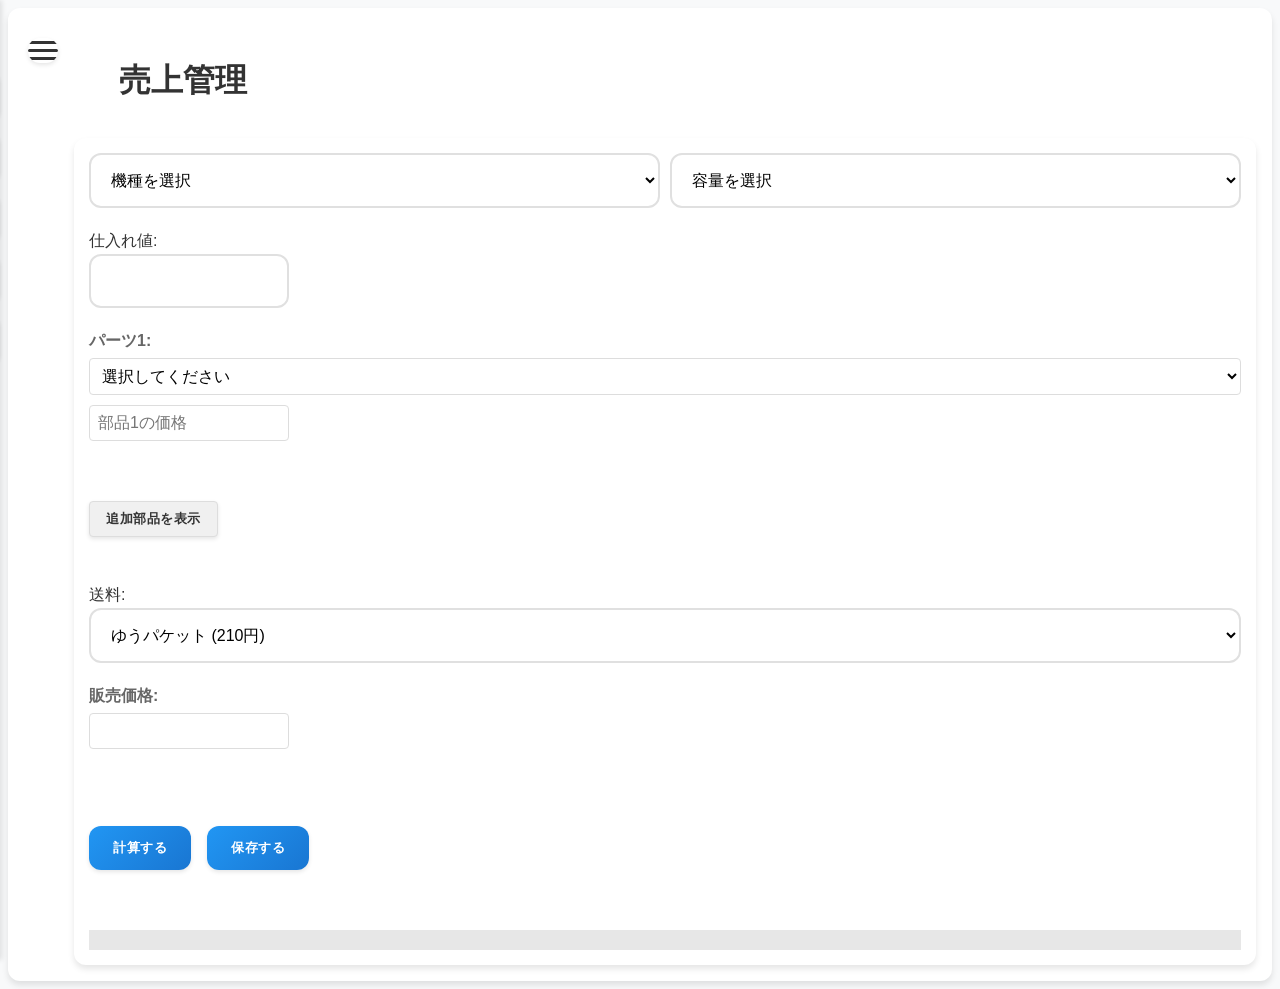
<file: index.html>
<!DOCTYPE html>
<html lang="ja">
<head>
    <meta charset="UTF-8">
    <meta name="viewport" content="width=device-width, initial-scale=1.0">
    <title>売上管理</title>
    <link rel="stylesheet" href="styles.css">
</head>
<body>
    <div class="container">
        <h1>売上管理</h1>
        
        <!-- ハンバーガーメニューボタン -->
        <button class="hamburger-menu">
            <span></span>
            <span></span>
            <span></span>
        </button>

        <!-- オーバーレイ -->
        <div class="overlay"></div>

        <!-- ナビゲーションメニュー -->
        <nav class="nav-menu">
            <button class="nav-button active" data-tab="calculatorTab">計算</button>
            <button class="nav-button" data-tab="listingTab">出品</button>
            <button class="nav-button" data-tab="inventoryTab">在庫管理</button>
            <button class="nav-button" data-tab="statsTab">統計</button>
            <button class="nav-button" data-tab="historyTab">履歴</button>
        </nav>

        <div id="calculatorTab" class="tab-content active">
            <form id="salesForm">
                <div class="product-selection">
                    <select id="productName" required>
                        <option value="">機種を選択</option>
                        <option value="iPhone6s">iPhone6s</option>
                        <option value="iPhone6sPlus">iPhone6sPlus</option>
                        <option value="iPhone7">iPhone7</option>
                        <option value="iPhone7Plus">iPhone7Plus</option>
                        <option value="iPhone8">iPhone8</option>
                        <option value="iPhone8Plus">iPhone8Plus</option>
                        <option value="iPhoneX">iPhoneX</option>
                        <option value="iPhoneXS">iPhoneXS</option>
                        <option value="iPhoneXSMax">iPhoneXSMax</option>
                        <option value="iPhoneXR">iPhoneXR</option>
                        <option value="iPhone11">iPhone11</option>
                        <option value="iPhone11Pro">iPhone11Pro</option>
                        <option value="iPhone11ProMax">iPhone11ProMax</option>
                        <option value="iPhone12">iPhone12</option>
                        <option value="iPhone12Mini">iPhone12Mini</option>
                        <option value="iPhone12Pro">iPhone12Pro</option>
                        <option value="iPhone12ProMax">iPhone12ProMax</option>
                        <option value="iPhoneSE2">iPhoneSE2</option>
                    </select>

                    <select id="storage" required>
                        <option value="">容量を選択</option>
                        <option value="16">16GB</option>
                        <option value="32">32GB</option>
                        <option value="64">64GB</option>
                        <option value="128">128GB</option>
                        <option value="256">256GB</option>
                        <option value="512">512GB</option>
                    </select>
                </div>

                <label for="purchasePrice">仕入れ値:</label>
                <input type="number" id="purchasePrice" required>

                <div class="form-group">
                    <label for="partsName1">パーツ1:</label>
                    <select id="partsName1">
                        <option value="">選択してください</option>
                        <option value="lcd">液晶パネル</option>
                        <option value="battery">バッテリー</option>
                        <option value="batteryTag">バッテリータブ</option>
                        <option value="homeButton">ホームボタン</option>
                    </select>
                    <input type="number" id="partsCost1" placeholder="部品1の価格" readonly>
                </div>

                <div class="parts-toggle">
                    <button type="button" id="toggleParts" class="toggle-button">追加部品を表示</button>
                </div>

                <div id="additionalParts" class="hidden">
                    <div class="form-group">
                        <label for="partsName2">パーツ2:</label>
                        <select id="partsName2">
                            <option value="">選択してください</option>
                            <option value="lcd">液晶パネル</option>
                            <option value="battery">バッテリー</option>
                            <option value="batteryTag">バッテリータブ</option>
                            <option value="homeButton">ホームボタン</option>
                        </select>
                        <input type="number" id="partsCost2" placeholder="部品2の価格" readonly>
                    </div>

                    <div class="form-group">
                        <label for="partsName3">パーツ3:</label>
                        <select id="partsName3">
                            <option value="">選択してください</option>
                            <option value="lcd">液晶パネル</option>
                            <option value="battery">バッテリー</option>
                            <option value="batteryTag">バッテリータブ</option>
                            <option value="homeButton">ホームボタン</option>
                        </select>
                        <input type="number" id="partsCost3" placeholder="部品3の価格" readonly>
                    </div>
                </div>

                <label for="shippingCost">送料:</label>
                <select id="shippingCost" required>
                    <option value="210">ゆうパケット (210円)</option>
                    <option value="450">コンパクト (450円)</option>
                    <option value="520">宅急便 (520円)</option>
                </select>

                <div class="form-group">
                    <label for="sellingPrice">販売価格:</label>
                    <input type="number" id="sellingPrice" required>
                </div>

                <div class="button-group">
                    <button type="button" id="calculateButton" class="full-width-button">計算する</button>
                    <button type="button" id="saveButton" class="full-width-button">保存する</button>
                </div>
            </form>

            <div id="result"></div>
        </div>

        <div id="listingTab" class="tab-content">
            <h2>出品情報生成</h2>
            <form id="listingForm">
                <div class="form-group">
                    <label for="listingProductName">商品名:</label>
                    <select id="listingProductName" required>
                        <option value="iPhone6s">iPhone6s</option>
                        <option value="iPhone6sPlus">iPhone6sPlus</option>
                        <option value="iPhone7">iPhone7</option>
                        <option value="iPhone7Plus">iPhone7Plus</option>
                        <option value="iPhone8">iPhone8</option>
                        <option value="iPhone8Plus">iPhone8Plus</option>
                        <option value="iPhoneX">iPhoneX</option>
                        <option value="iPhoneXS">iPhoneXS</option>
                        <option value="iPhoneXSMax">iPhoneXSMax</option>
                        <option value="iPhoneXR">iPhoneXR</option>
                        <option value="iPhone11">iPhone11</option>
                        <option value="iPhone11Pro">iPhone11Pro</option>
                        <option value="iPhone11ProMax">iPhone11ProMax</option>
                        <option value="iPhone12">iPhone12</option>
                        <option value="iPhone12Mini">iPhone12Mini</option>
                        <option value="iPhone12Pro">iPhone12Pro</option>
                        <option value="iPhone12ProMax">iPhone12ProMax</option>
                        <option value="iPhoneSE2">iPhoneSE2</option>
                    </select>
                </div>

                <div class="form-group">
                    <label for="listingStorage">容量:</label>
                    <select id="listingStorage" required>
                        <option value="16">16GB</option>
                        <option value="32">32GB</option>
                        <option value="64">64GB</option>
                        <option value="128">128GB</option>
                        <option value="256">256GB</option>
                        <option value="512">512GB</option>
                    </select>
                </div>

                <div class="form-group">
                    <label for="color">カラー:</label>
                    <select id="color" required>
                        <option value="ブラック">ブラック</option>
                        <option value="ホワイト">ホワイト</option>
                        <option value="シルバー">シルバー</option>
                        <option value="ゴールド">ゴールド</option>
                        <option value="ローズゴールド">ローズゴールド</option>
                        <option value="レッド">レッド</option>
                        <option value="パープル">パープル</option>
                        <option value="イエロー">イエロー</option>
                        <option value="グリーン">グリーン</option>
                        <option value="ブルー">ブルー</option>
                    </select>
                </div>

                <div class="form-group">
                    <label for="imei">IMEI:</label>
                    <input type="text" id="imei" placeholder="35 730809 261977 0">
                </div>

                <div class="form-group">
                    <label for="rank">ランク:</label>
                    <select id="rank" required>
                        <option value="SS">SS</option>
                        <option value="S">S</option>
                        <option value="A">A</option>
                        <option value="B">B</option>
                        <option value="C">C</option>
                    </select>
                </div>

                <div class="condition-group">
                    <h3>商品状態</h3>
                    <div class="form-group">
                        <label for="screenCondition">画面:</label>
                        <select id="screenCondition" required>
                            <option value="SS">SS - 新品交換済み</option>
                            <option value="S">S - 傷なし</option>
                            <option value="A">A - 軽微な傷</option>
                            <option value="B">B - 小傷あり</option>
                            <option value="C">C - 傷多め</option>
                        </select>
                    </div>

                    <div class="form-group">
                        <label for="backCondition">背面:</label>
                        <select id="backCondition" required>
                            <option value="S">S - 傷なし</option>
                            <option value="A">A - 軽微な傷</option>
                            <option value="B">B - 小傷あり</option>
                            <option value="C">C - 傷多め</option>
                        </select>
                    </div>

                    <div class="form-group">
                        <label for="sideCondition">側面:</label>
                        <select id="sideCondition" required>
                            <option value="S">S - 傷なし</option>
                            <option value="A">A - 軽微な傷</option>
                            <option value="B">B - 小傷あり</option>
                            <option value="C">C - 傷多め</option>
                        </select>
                    </div>

                    <div class="form-group">
                        <label for="topCondition">上面:</label>
                        <select id="topCondition" required>
                            <option value="S">S - 傷なし</option>
                            <option value="A">A - 軽微な傷</option>
                            <option value="B">B - 小傷あり</option>
                            <option value="C">C - 傷多め</option>
                        </select>
                    </div>

                    <div class="form-group">
                        <label for="bottomCondition">底面:</label>
                        <select id="bottomCondition" required>
                            <option value="S">S - 傷なし</option>
                            <option value="A">A - 軽微な傷</option>
                            <option value="B">B - 小傷あり</option>
                            <option value="C">C - 傷多め</option>
                        </select>
                    </div>
                </div>

                <div class="button-group">
                    <button type="button" id="generateContent" class="generate-button">タイトル商品説明を生成</button>
                </div>
            </form>

            <div class="preview-section">
                <h3>タイトルプレビュー</h3>
                <div class="preview-container">
                    <div id="titlePreview" class="preview-box"></div>
                    <button class="copy-button" onclick="copyToClipboard('titlePreview')">コピー</button>
                </div>
                
                <h3>商品説明プレビュー</h3>
                <div class="preview-container">
                    <div id="descriptionPreview" class="preview-box"></div>
                    <button class="copy-button" onclick="copyToClipboard('descriptionPreview')">コピー</button>
                </div>
            </div>
        </div>

        <div id="inventoryTab" class="tab-content">
            <div class="inventory-header">
                <h2>在庫管理</h2>
                <button id="addInventoryItem" class="add-button">新規追加</button>
            </div>
            
            <div class="inventory-table-container">
                <table id="inventoryTable" class="inventory-table">
                    <thead>
                        <tr>
                            <th>端末</th>
                            <th>容量</th>
                            <th>仕入れ値</th>
                            <th>必要パーツ</th>
                            <th>パーツ価格</th>
                            <th>発注状況</th>
                            <th>販売価格</th>
                            <th>備考</th>
                            <th>操作</th>
                        </tr>
                    </thead>
                    <tbody id="inventoryTableBody">
                        <!-- JavaScriptで動的に追加 -->
                    </tbody>
                </table>
            </div>
        </div>

        <div id="statsTab" class="tab-content">
            <div class="stats-controls">
                <select id="statsMonth">
                    <option value="1">1月</option>
                    <option value="2">2月</option>
                    <option value="3">3月</option>
                    <option value="4">4月</option>
                    <option value="5">5月</option>
                    <option value="6">6月</option>
                    <option value="7">7月</option>
                    <option value="8">8月</option>
                    <option value="9">9月</option>
                    <option value="10">10月</option>
                    <option value="11">11月</option>
                    <option value="12">12月</option>
                </select>
            </div>
            <div id="statsContainer">
                <div class="stats-summary">
                    <div class="stats-item">
                        <h4>仕入れ額</h4>
                        <p id="totalPurchase">0円</p>
                    </div>
                    <div class="stats-item">
                        <h4>総販売額</h4>
                        <p id="totalSales">0円</p>
                    </div>
                    <div class="stats-item">
                        <h4>総利益</h4>
                        <p id="totalProfit">0円</p>
                    </div>
                    <div class="stats-item">
                        <h4>平均利益率</h4>
                        <p id="averageMargin">0%</p>
                    </div>
                </div>
                <div id="deviceList" class="device-list">
                    <!-- 端末別の集計がここに表示されます -->
                </div>
            </div>
        </div>

        <div id="historyTab" class="tab-content">
            <div class="history-header">
                <h3>取引履歴</h3>
                <div class="controls-container">
                    <div class="month-selector">
                        <select id="historyMonth" onchange="updateResultsList()">
                            <option value="1">1月</option>
                            <option value="2">2月</option>
                            <option value="3">3月</option>
                            <option value="4">4月</option>
                            <option value="5">5月</option>
                            <option value="6">6月</option>
                            <option value="7">7月</option>
                            <option value="8">8月</option>
                            <option value="9">9月</option>
                            <option value="10">10月</option>
                            <option value="11">11月</option>
                            <option value="12">12月</option>
                        </select>
                    </div>
                </div>
            </div>
            
            <div class="data-transfer-buttons">
                <button onclick="exportData()" class="export-button">データエクスポート</button>
                <button onclick="document.getElementById('importFile').click()" class="import-button">データインポート</button>
                <input type="file" id="importFile" accept=".json" style="display: none;" onchange="importData(this.files[0])">
            </div>

            <div id="resultsList" class="results-list">
                <!-- 履歴データがここに表示されます -->
            </div>
        </div>
    </div>

    <!-- モーダルウィンドウ -->
    <div id="editModal" class="modal">
        <div class="modal-content">
            <span class="close">&times;</span>
            <h2>データ編集</h2>
            <form id="editForm">
                <input type="hidden" id="editId">
                <select id="editProductName" required>
                    <!-- 同じ機種オプション -->
                </select>
                <select id="editStorage" required>
                    <!-- 同じ容量オプション -->
                </select>
                <input type="text" id="editPartsName1" placeholder="部品1">
                <input type="text" id="editPartsName2" placeholder="部品2">
                <input type="text" id="editPartsName3" placeholder="部品3">
                <input type="number" id="editPurchasePrice" placeholder="仕入れ値" required>
                <input type="number" id="editSellingPrice" placeholder="販売価格" required>
                <input type="number" id="editShippingCost" placeholder="送料" required>
                <button type="submit">更新</button>
            </form>
        </div>
    </div>

    <script src="inventory-script.js"></script>
    <script src="listing-script.js"></script>
    <script src="stats-script.js"></script>
    <script src="script.js"></script>
</body>
</html>
</file>
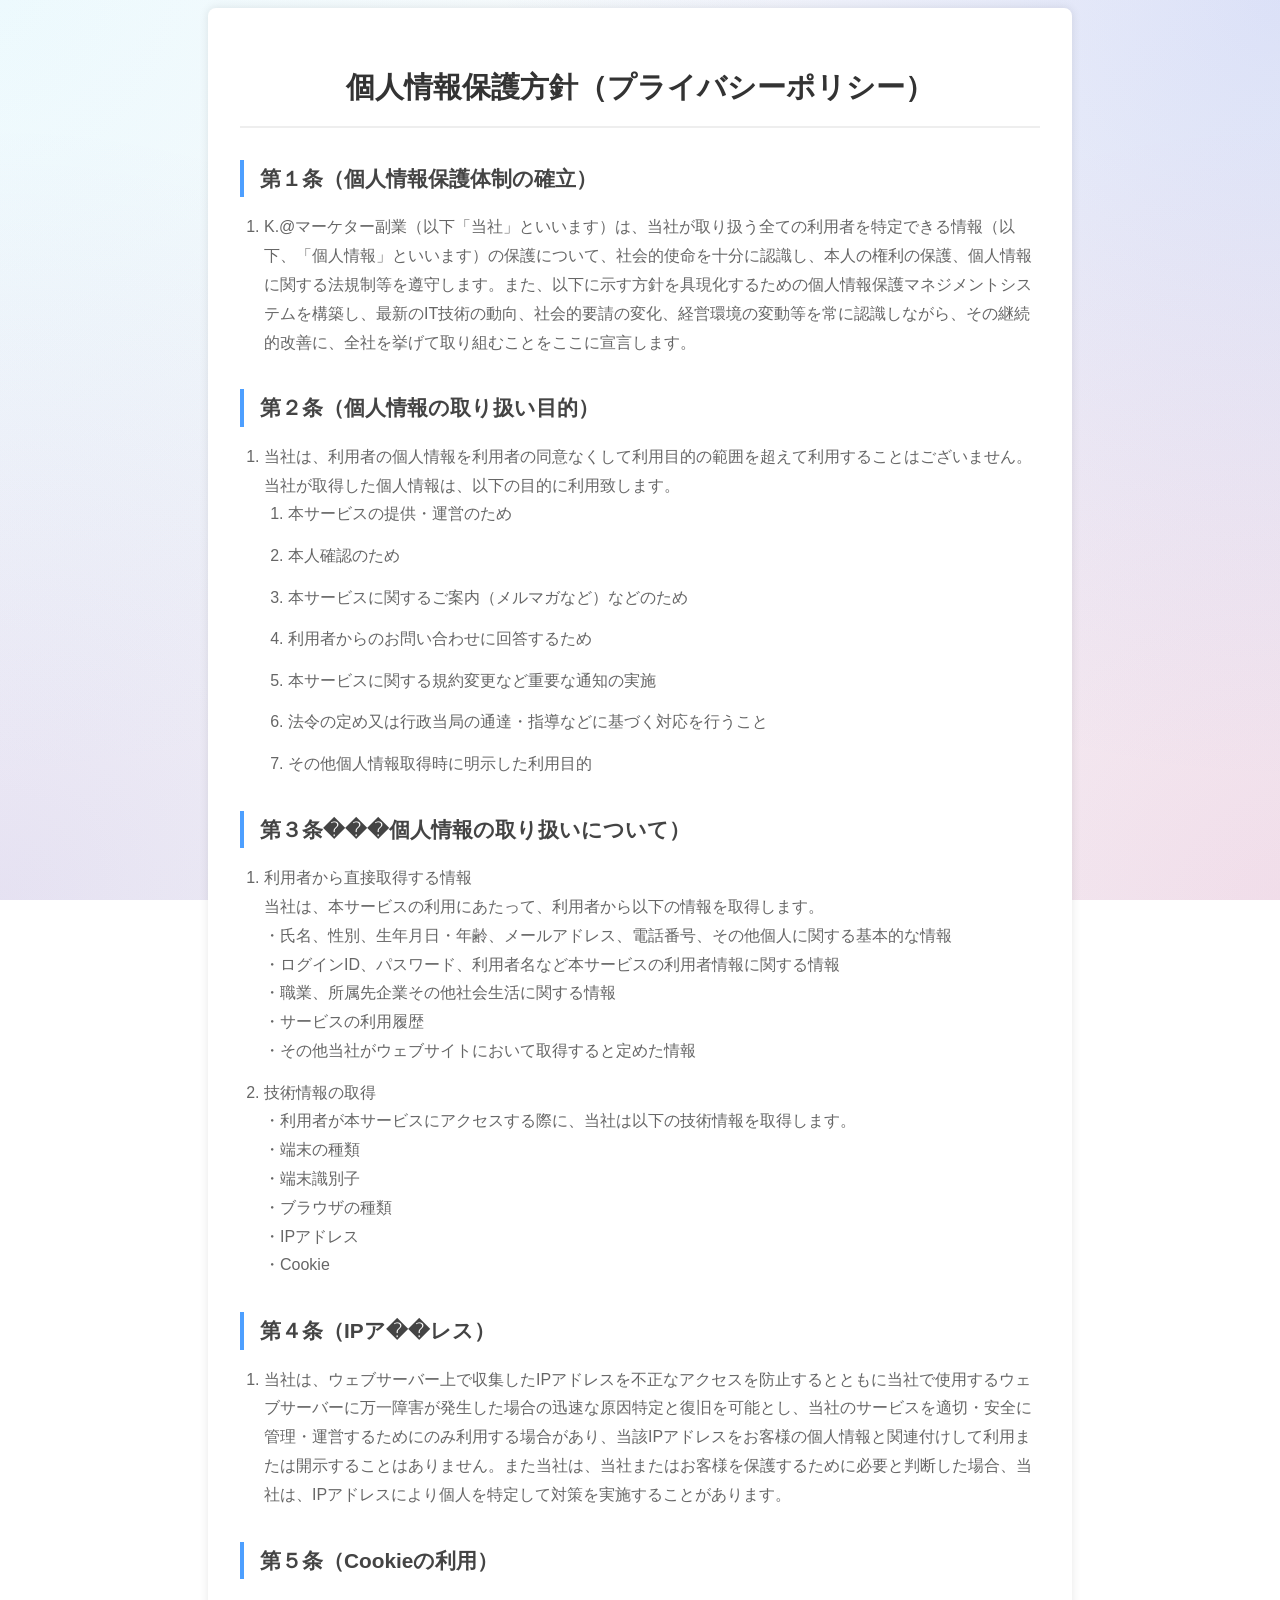
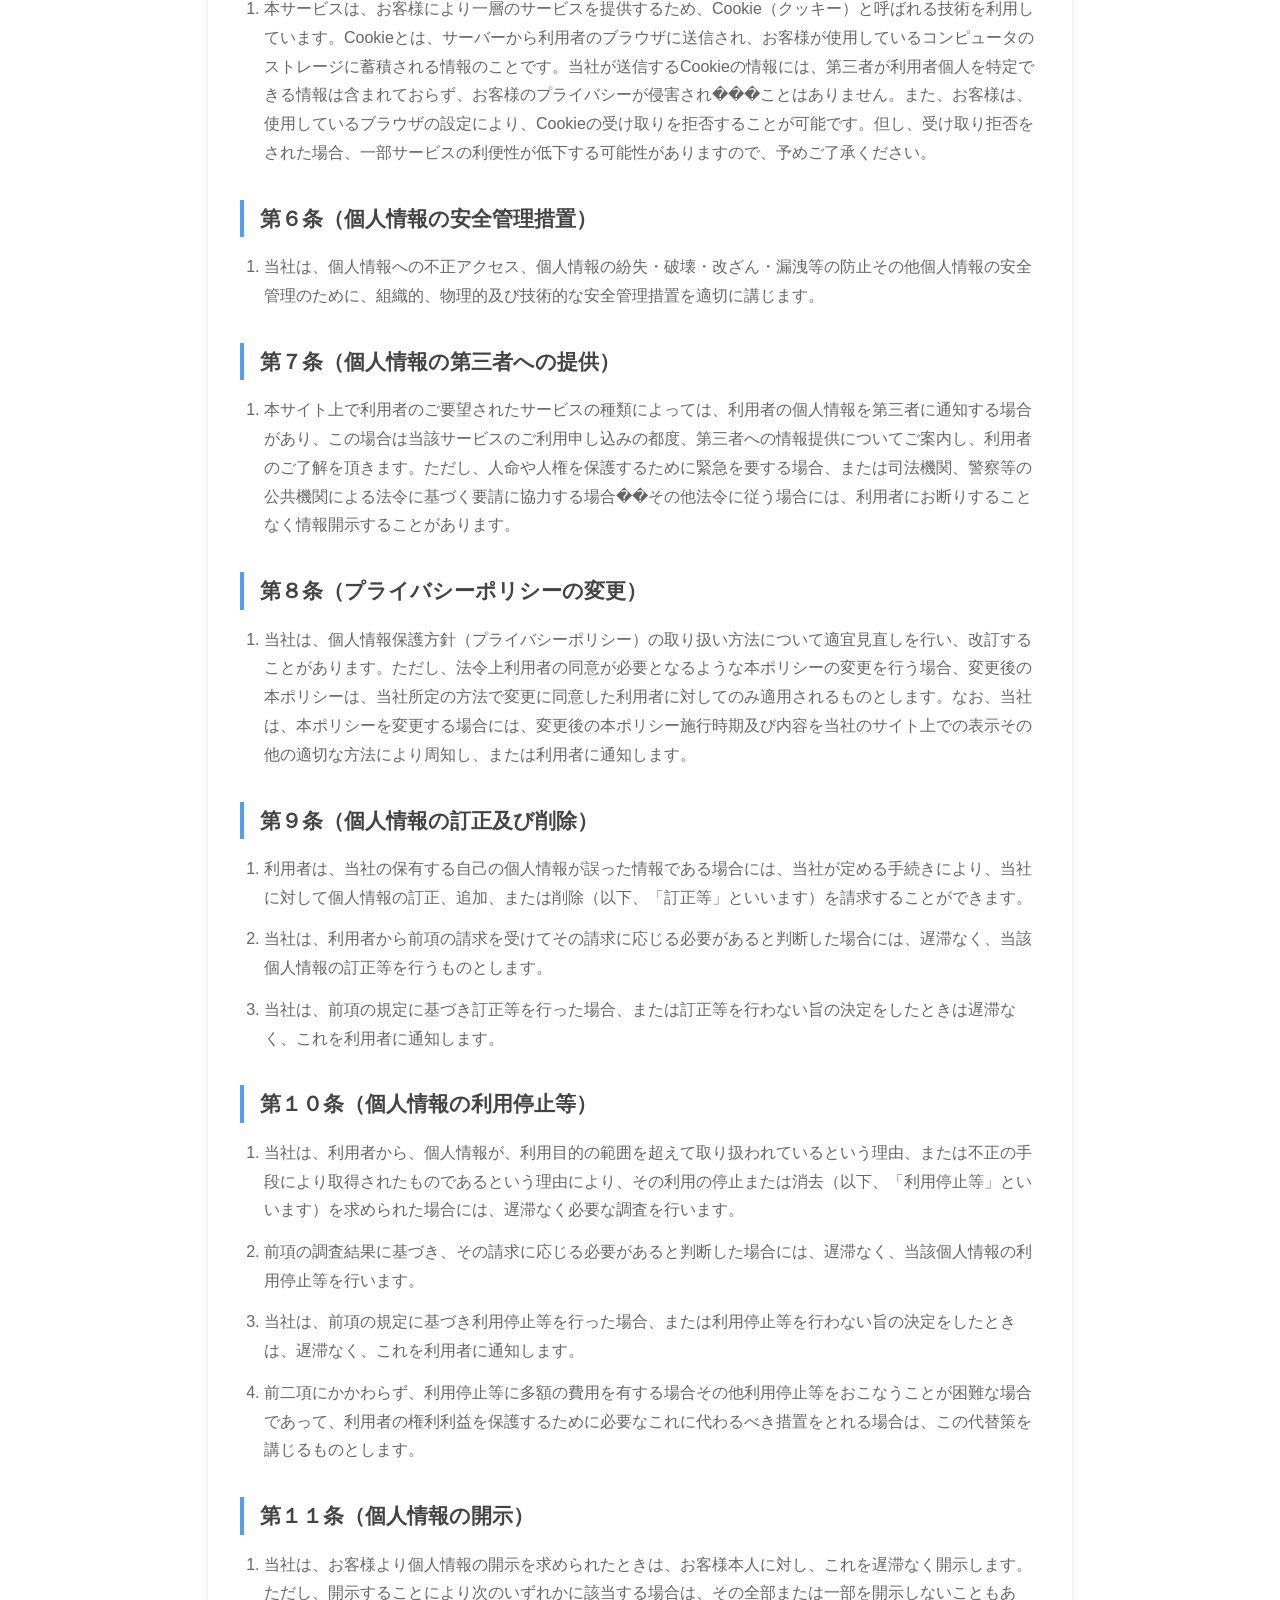
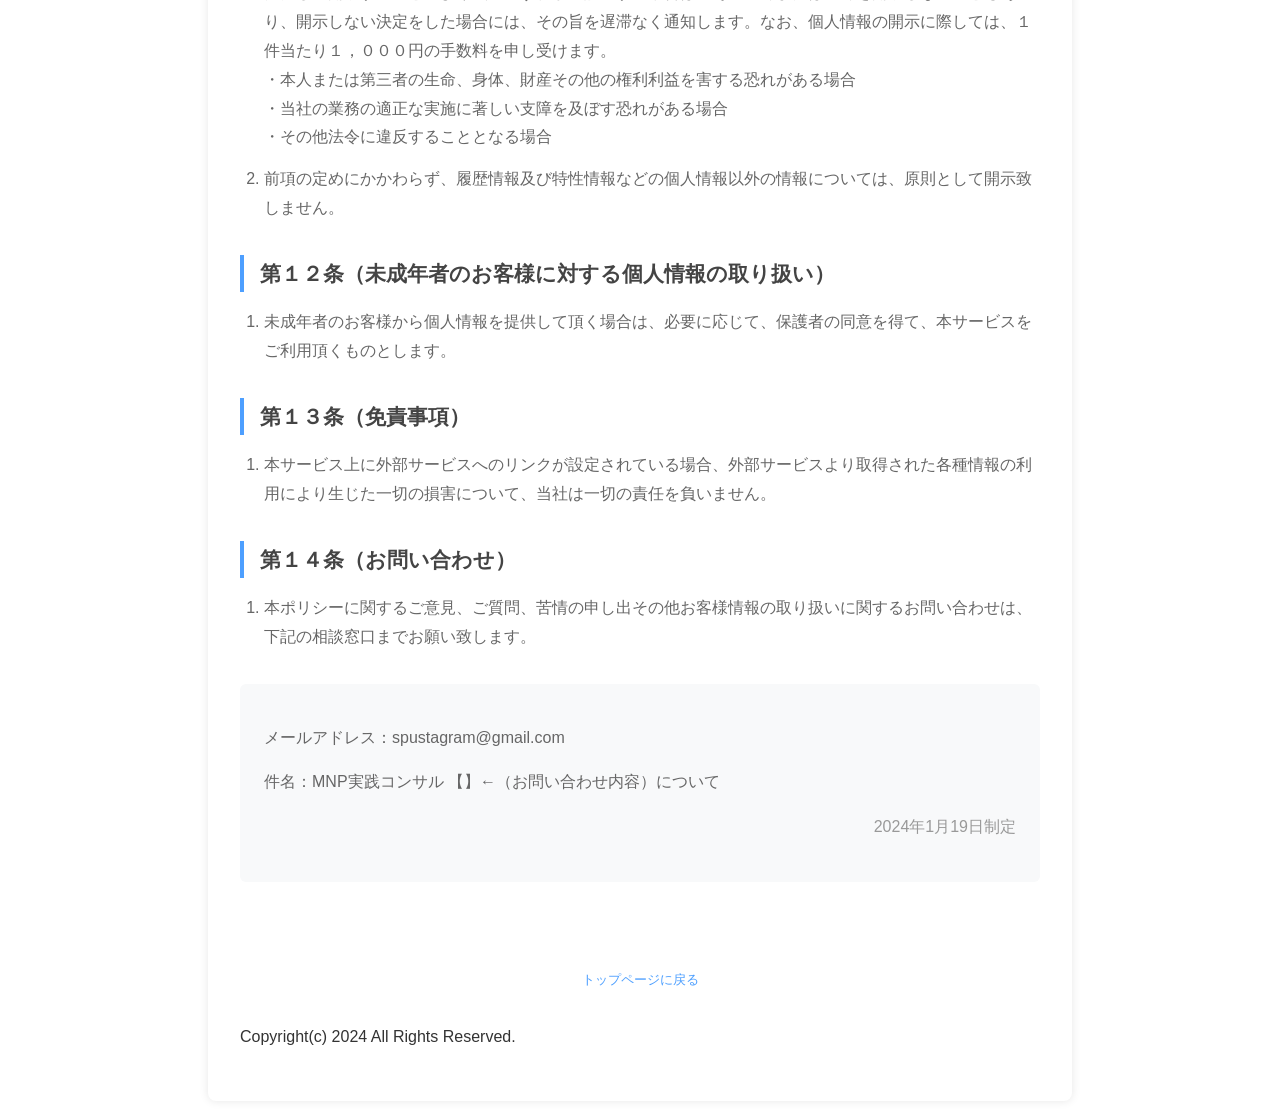
<file: privacy.html>
<!DOCTYPE html>
<html lang="ja">
<head>
    <meta charset="UTF-8">
    <meta name="viewport" content="width=device-width, initial-scale=1.0">
    <title>プライバシーポリシー | 72時間限定キャンペーン</title>
    <link rel="stylesheet" href="css/style.css">
</head>
<body>
    <div id="main" class="container privacy-page">
        <section class="privacy-section">
            <h1 class="privacy-title">個人情報保護方針（プライバシーポリシー）</h1>
            
            <div class="privacy-content">
                <h2>第１条（個人情報保護体制の確立）</h2>
                <ol>
                    <li>K.@マーケター副業（以下「当社」といいます）は、当社が取り扱う全ての利用者を特定できる情報（以下、「個人情報」といいます）の保護について、社会的使命を十分に認識し、本人の権利の保護、個人情報に関する法規制等を遵守します。また、以下に示す方針を具現化するための個人情報保護マネジメントシステムを構築し、最新のIT技術の動向、社会的要請の変化、経営環境の変動等を常に認識しながら、その継続的改善に、全社を挙げて取り組むことをここに宣言します。</li>
                </ol>

                <h2>第２条（個人情報の取り扱い目的）</h2>
                <ol>
                    <li>当社は、利用者の個人情報を利用者の同意なくして利用目的の範囲を超えて利用することはございません。当社が取得した個人情報は、以下の目的に利用致します。
                        <ol>
                            <li>本サービスの提供・運営のため</li>
                            <li>本人確認のため</li>
                            <li>本サービスに関するご案内（メルマガなど）などのため</li>
                            <li>利用者からのお問い合わせに回答するため</li>
                            <li>本サービスに関する規約変更など重要な通知の実施</li>
                            <li>法令の定め又は行政当局の通達・指導などに基づく対応を行うこと</li>
                            <li>その他個人情報取得時に明示した利用目的</li>
                        </ol>
                    </li>
                </ol>

                <h2>第３条���個人情報の取り扱いについて）</h2>
                <ol>
                    <li>利用者から直接取得する情報
                        <br>当社は、本サービスの利用にあたって、利用者から以下の情報を取得します。
                        <br>・氏名、性別、生年月日・年齢、メールアドレス、電話番号、その他個人に関する基本的な情報
                        <br>・ログインID、パスワード、利用者名など本サービスの利用者情報に関する情報
                        <br>・職業、所属先企業その他社会生活に関する情報
                        <br>・サービスの利用履歴
                        <br>・その他当社がウェブサイトにおいて取得すると定めた情報
                    </li>
                    <li>技術情報の取得
                        <br>・利用者が本サービスにアクセスする際に、当社は以下の技術情報を取得します。
                        <br>・端末の種類
                        <br>・端末識別子
                        <br>・ブラウザの種類
                        <br>・IPアドレス
                        <br>・Cookie
                    </li>
                </ol>

                <h2>第４条（IPア��レス）</h2>
                <ol>
                    <li>当社は、ウェブサーバー上で収集したIPアドレスを不正なアクセスを防止するとともに当社で使用するウェブサーバーに万一障害が発生した場合の迅速な原因特定と復旧を可能とし、当社のサービスを適切・安全に管理・運営するためにのみ利用する場合があり、当該IPアドレスをお客様の個人情報と関連付けして利用または開示することはありません。また当社は、当社またはお客様を保護するために必要と判断した場合、当社は、IPアドレスにより個人を特定して対策を実施することがあります。</li>
                </ol>

                <h2>第５条（Cookieの利用）</h2>
                <ol>
                    <li>本サービスは、お客様により一層のサービスを提供するため、Cookie（クッキー）と呼ばれる技術を利用しています。Cookieとは、サーバーから利用者のブラウザに送信され、お客様が使用しているコンピュータのストレージに蓄積される情報のことです。当社が送信するCookieの情報には、第三者が利用者個人を特定できる情報は含まれておらず、お客様のプライバシーが侵害され���ことはありません。また、お客様は、使用しているブラウザの設定により、Cookieの受け取りを拒否することが可能です。但し、受け取り拒否をされた場合、一部サービスの利便性が低下する可能性がありますので、予めご了承ください。</li>
                </ol>

                <h2>第６条（個人情報の安全管理措置）</h2>
                <ol>
                    <li>当社は、個人情報への不正アクセス、個人情報の紛失・破壊・改ざん・漏洩等の防止その他個人情報の安全管理のために、組織的、物理的及び技術的な安全管理措置を適切に講じます。</li>
                </ol>

                <h2>第７条（個人情報の第三者への提供）</h2>
                <ol>
                    <li>本サイト上で利用者のご要望されたサービスの種類によっては、利用者の個人情報を第三者に通知する場合があり、この場合は当該サービスのご利用申し込みの都度、第三者への情報提供についてご案内し、利用者のご了解を頂きます。ただし、人命や人権を保護するために緊急を要する場合、または司法機関、警察等の公共機関による法令に基づく要請に協力する場合��その他法令に従う場合には、利用者にお断りすることなく情報開示することがあります。</li>
                </ol>

                <h2>第８条（プライバシーポリシーの変更）</h2>
                <ol>
                    <li>当社は、個人情報保護方針（プライバシーポリシー）の取り扱い方法について適宜見直しを行い、改訂することがあります。ただし、法令上利用者の同意が必要となるような本ポリシーの変更を行う場合、変更後の本ポリシーは、当社所定の方法で変更に同意した利用者に対してのみ適用されるものとします。なお、当社は、本ポリシーを変更する場合には、変更後の本ポリシー施行時期及び内容を当社のサイト上での表示その他の適切な方法により周知し、または利用者に通知します。</li>
                </ol>

                <h2>第９条（個人情報の訂正及び削除）</h2>
                <ol>
                    <li>利用者は、当社の保有する自己の個人情報が誤った情報である場合には、当社が定める手続きにより、当社に対して個人情報の訂正、追加、または削除（以下、「訂正等」といいます）を請求することができます。</li>
                    <li>当社は、利用者から前項の請求を受けてその請求に応じる必要があると判断した場合には、遅滞なく、当該個人情報の訂正等を行うものとします。</li>
                    <li>当社は、前項の規定に基づき訂正等を行った場合、または訂正等を行わない旨の決定をしたときは遅滞なく、これを利用者に通知します。</li>
                </ol>

                <h2>第１０条（個人情報の利用停止等）</h2>
                <ol>
                    <li>当社は、利用者から、個人情報が、利用目的の範囲を超えて取り扱われているという理由、または不正の手段により取得されたものであるという理由により、その利用の停止または消去（以下、「利用停止等」といいます）を求められた場合には、遅滞なく必要な調査を行います。</li>
                    <li>前項の調査結果に基づき、その請求に応じる必要があると判断した場合には、遅滞なく、当該個人情報の利用停止等を行います。</li>
                    <li>当社は、前項の規定に基づき利用停止等を行った場合、または利用停止等を行わない旨の決定をしたときは、遅滞なく、これを利用者に通知します。</li>
                    <li>前二項にかかわらず、利用停止等に多額の費用を有する場合その他利用停止等をおこなうことが困難な場合であって、利用者の権利利益を保護するために必要なこれに代わるべき措置をとれる場合は、この代替策を講じるものとします。</li>
                </ol>

                <h2>第１１条（個人情報の開示）</h2>
                <ol>
                    <li>当社は、お客様より個人情報の開示を求められたときは、お客様本人に対し、これを遅滞なく開示します。ただし、開示することにより次のいずれかに該当する場合は、その全部または一部を開示しないこともあり、開示しない決定をした場合には、その旨を遅滞なく通知します。なお、個人情報の開示に際しては、１件当たり１，０００円の手数料を申し受けます。
                        <br>・本人または第三者の生命、身体、財産その他の権利利益を害する恐れがある場合
                        <br>・当社の業務の適正な実施に著しい支障を及ぼす恐れがある場合
                        <br>・その他法令に違反することとなる場合
                    </li>
                    <li>前項の定めにかかわらず、履歴情報及び特性情報などの個人情報以外の情報については、原則として開示致しません。</li>
                </ol>

                <h2>第１２条（未成年者のお客様に対する個人情報の取り扱い）</h2>
                <ol>
                    <li>未成年者のお客様から個人情報を提供して頂く場合は、必要に応じて、保護者の同意を得て、本サービスをご利用頂くものとします。</li>
                </ol>

                <h2>第１３条（免責事項）</h2>
                <ol>
                    <li>本サービス上に外部サービスへのリンクが設定されている場合、外部サービスより取得された各種情報の利用により生じた一切の損害について、当社は一切の責任を負いません。</li>
                </ol>

                <h2>第１４条（お問い合わせ）</h2>
                <ol>
                    <li>本ポリシーに関するご意見、ご質問、苦情の申し出その他お客様情報の取り扱いに関するお問い合わせは、下記の相談窓口までお願い致します。</li>
                </ol>

                <div class="contact-info">
                    <p>メールアドレス：spustagram@gmail.com</p>
                    <p>件名：MNP実践コンサル 【】←（お問い合わせ内容）について</p>
                    <p class="policy-date">2024年1月19日制定</p>
                </div>
            </div>
        </section>

        <footer>
            <div class="footer-links">
                <a href="index.html">トップページに戻る</a>
            </div>
            <div class="copyright">
                Copyright(c) 2024 All Rights Reserved.
            </div>
        </footer>
    </div>
</body>
</html>
</file>
<file: styles.css>
:root {
    --primary-color: #2196F3;
    --secondary-color: #1976D2;
    --accent-color: #4CAF50;
    --background-color: #f8f9fa;
    --card-background: #ffffff;
    --text-primary: #333333;
    --text-secondary: #666666;
    --border-radius: 12px;
    --box-shadow: 0 4px 6px rgba(0, 0, 0, 0.1);
}

body {
    background-color: var(--background-color);
    color: var(--text-primary);
    font-family: 'Segoe UI', 'Helvetica Neue', sans-serif;
    line-height: 1.6;
}

.container {
    max-width: 1200px;
    margin: 0 auto;
    padding: 1rem;
    padding-left: calc(50px + 1rem);
    background: var(--card-background);
    border-radius: var(--border-radius);
    box-shadow: var(--box-shadow);
    overflow-x: hidden;
    position: relative;
}

h1, h2 {
    color: #333;
    text-align: left;
    margin-left: 45px;
    padding: 10px 0;
}

form {
    display: flex;
    flex-direction: column;
}

label {
    margin-top: 10px;
}

input, select {
    width: 100%;
    padding: 8px;
    margin-bottom: 10px;
    border: 1px solid #ddd;
    border-radius: 4px;
    box-sizing: border-box;
    font-size: 16px;
}

button {
    background-color: #333;
    color: white;
    padding: 10px;
    border: none;
    cursor: pointer;
    margin-top: 10px;
}

button:hover {
    background-color: #555;
}

#result {
    margin-top: 20px;
    padding: 10px;
    background-color: #e7e7e7;
}

.hidden {
    display: none;
}

#savedResults {
    margin-top: 20px;
}

#resultsList {
    list-style-type: none;
    padding: 0;
}

#resultsList li {
    background-color: #f0f0f0;
    margin-bottom: 10px;
    padding: 10px;
    border-radius: 5px;
    display: flex;
    justify-content: space-between;
    align-items: center;
}

.deleteButton, .editButton {
    background-color: #ff4444;
    color: white;
    border: none;
    padding: 5px 10px;
    cursor: pointer;
    border-radius: 3px;
    margin-left: 5px;
}

.editButton {
    background-color: #4CAF50;
}

.deleteButton:hover {
    background-color: #cc0000;
}

.editButton:hover {
    background-color: #45a049;
}

#clearButton {
    background-color: #ff4444;
}

#clearButton:hover {
    background-color: #cc0000;
}

.modal {
    display: none;
    position: fixed;
    z-index: 1;
    left: 0;
    top: 0;
    width: 100%;
    height: 100%;
    overflow: auto;
    background-color: rgba(0,0,0,0.4);
}

.modal-content {
    background-color: #fefefe;
    margin: 15% auto;
    padding: 20px;
    border: 1px solid #888;
    width: 80%;
}

.close {
    color: #aaa;
    float: right;
    font-size: 28px;
    font-weight: bold;
    cursor: pointer;
}

.close:hover,
.close:focus {
    color: black;
    text-decoration: none;
    cursor: pointer;
}

.product-selection {
    display: flex;
    align-items: center;
    gap: 10px;
}

.product-selection select {
    flex: 1;
}

@media (max-width: 768px) {
    .container {
        margin: 10px;
        padding: 0.5rem;
        padding-left: calc(40px + 0.5rem);
        width: auto;
    }

    .product-selection {
        flex-direction: column;
        gap: 5px;
    }

    .product-selection select {
        width: 100%;
    }

    input, select {
        padding: 8px;
        margin-bottom: 8px;
    }

    .full-width-button {
        width: 100%;
        padding: 0.8rem;
    }

    .inventory-table-container {
        margin: 0 -0.5rem;
        padding: 0.5rem;
    }

    .result-item {
        padding: 10px;
        margin-right: 5px;
    }

    .result-info {
        flex-direction: column;
        gap: 5px;
    }

    .hamburger-menu {
        top: 15px;
        left: 15px;
    }

    .tab-content {
        padding: 10px;
    }

    h1, h2 {
        margin-left: 35px;
        font-size: 1.8rem;
    }

    .form-group {
        padding-right: 10px;
    }
}

@media (max-width: 480px) {
    .container {
        margin: 5px;
        padding: 0.5rem;
        padding-left: calc(35px + 0.5rem);
    }

    h1, h2 {
        margin-left: 30px;
        font-size: 1.5rem;
    }

    .nav-menu {
        width: 250px;
    }

    .hamburger-menu {
        top: 10px;
        left: 10px;
    }

    .tab-content {
        padding: 8px;
    }

    .form-group {
        padding-right: 5px;
    }

    .result-item {
        padding: 8px;
        margin-right: 3px;
    }

    input, select {
        padding: 6px;
        margin-bottom: 6px;
    }
}

/* タブのスタイル */
.tabs {
    display: flex;
    gap: 1rem;
    margin-bottom: 2rem;
    border: none;
    background: transparent;
}

.tab-button {
    padding: 1rem 2rem;
    border: none;
    background: var(--card-background);
    color: var(--text-secondary);
    border-radius: var(--border-radius);
    font-weight: 500;
    transition: all 0.3s ease;
    box-shadow: var(--box-shadow);
}

.tab-button.active {
    background: var(--primary-color);
    color: white;
    transform: translateY(-2px);
}

.tab-content {
    display: none;
    padding: 15px;
    background-color: white;
    border-radius: var(--border-radius);
    box-shadow: var(--box-shadow);
    width: 100%;
    box-sizing: border-box;
}

.tab-content.active {
    display: block;
}

/* 出品フォームのスタイル */
.form-group {
    margin-bottom: 15px;
    width: 100%;
}

.form-group label {
    display: block;
    margin-bottom: 5px;
    font-weight: bold;
}

.form-group select,
.form-group input {
    width: 100%;
    padding: 8px;
    border: 1px solid #ddd;
    border-radius: 4px;
}

.button-group {
    margin: 20px 0;
    text-align: center;
}

.generate-button {
    padding: 12px 24px;
    font-size: 16px;
    background-color: #4CAF50;
    color: white;
    border: none;
    border-radius: 4px;
    cursor: pointer;
    transition: background-color 0.3s;
    margin: 20px 0;
}

.generate-button:hover {
    background-color: #45a049;
}

.preview-container {
    margin-top: 20px;
    background: #f9f9f9;
    padding: 15px;
    border-radius: 5px;
}

.preview-box {
    background: white;
    padding: 15px;
    margin: 10px 0;
    border: 1px solid #ddd;
    border-radius: 4px;
    white-space: pre-wrap;
    word-break: break-word;
}

#titlePreview {
    font-weight: bold;
    font-size: 1.1em;
}

/* コピーボタンのスタイル */
.copy-button {
    background-color: #4CAF50;
    color: white;
    padding: 5px 10px;
    border: none;
    border-radius: 3px;
    cursor: pointer;
    margin-top: 10px;
}

.copy-button:hover {
    background-color: #45a049;
}

.preview-box {
    position: relative;
    margin-bottom: 20px;
}

.condition-group {
    margin: 20px 0;
    padding: 15px;
    background: #f9f9f9;
    border-radius: 5px;
}

.condition-group h3 {
    margin-top: 0;
    margin-bottom: 15px;
    color: #333;
}

.condition-group .form-group {
    margin-bottom: 10px;
}

.condition-group select {
    width: 100%;
    padding: 8px;
    border: 1px solid #ddd;
    border-radius: 4px;
}

/* 部品フィールドのスタイル */
.part-field {
    display: flex;
    gap: 10px;
    margin-bottom: 10px;
    align-items: center;
}

.part-field select {
    flex: 2;
    padding: 8px;
    border: 1px solid #ddd;
    border-radius: 4px;
    background-color: white;
}

.part-field .part-cost {
    flex: 1;
    padding: 8px;
    border: 1px solid #ddd;
    border-radius: 4px;
}

#addPartButton {
    background: #2196F3;
    color: white;
    border: none;
    padding: 8px 15px;
    border-radius: 4px;
    cursor: pointer;
    margin-top: 10px;
}

#addPartButton:hover {
    background: #1976D2;
}


/* 通知のスタイル */
.notification {
    position: fixed;
    top: 20px;
    right: 20px;
    padding: 15px 25px;
    border-radius: var(--border-radius);
    color: white;
    font-weight: 500;
    z-index: 1000;
    animation: slideIn 0.3s ease;
    box-shadow: var(--box-shadow);
}

.notification.success {
    background-color: var(--accent-color);
}

.notification.error {
    background-color: #f44336;
}

.notification.info {
    background-color: var(--primary-color);
}

.notification.fade-out {
    opacity: 0;
    transition: opacity 0.3s ease;
}

@keyframes slideIn {
    from {
        transform: translateX(100%);
        opacity: 0;
    }
    to {
        transform: translateX(0);
        opacity: 1;
    }
}

.stats-summary {
    padding: 20px;
    background: white;
    border-radius: 8px;
    box-shadow: 0 2px 4px rgba(0,0,0,0.1);
}

.stats-header {
    display: flex;
    justify-content: space-between;
    align-items: center;
    margin-bottom: 20px;
}

.stats-header select {
    padding: 8px 16px;
    border: 1px solid #ddd;
    border-radius: 4px;
}

.stats-grid {
    display: grid;
    grid-template-columns: repeat(auto-fit, minmax(250px, 1fr));
    gap: 1.5rem;
    margin: 2rem 0;
}

.stats-item {
    background: var(--card-background);
    padding: 1.5rem;
    border-radius: var(--border-radius);
    box-shadow: var(--box-shadow);
    transition: transform 0.3s ease;
}

.stats-item:hover {
    transform: translateY(-5px);
}

.stats-item h4 {
    margin: 0 0 10px 0;
    color: #333;
}

.stats-item p {
    margin: 0;
    font-size: 1.2em;
    font-weight: bold;
    color: #2196F3;
}

.device-summary {
    margin-top: 30px;
}

.device-summary h4 {
    margin-bottom: 15px;
    padding-bottom: 10px;
    border-bottom: 1px solid #eee;
}

#deviceList {
    display: grid;
    grid-template-columns: repeat(auto-fill, minmax(250px, 1fr));
    gap: 15px;
}

.device-item {
    background: #fff;
    padding: 15px;
    margin-bottom: 10px;
    border-radius: 8px;
    box-shadow: 0 2px 4px rgba(0,0,0,0.1);
}

.device-item h5 {
    margin: 0 0 10px 0;
    color: #333;
}

.device-item p {
    margin: 5px 0;
    color: #666;
}

/* モールのスタイル */
.edit-modal {
    position: fixed;
    top: 0;
    left: 0;
    width: 100%;
    height: 100%;
    background: rgba(0, 0, 0, 0.5);
    display: flex;
    justify-content: center;
    align-items: center;
    z-index: 1000;
}

.modal-content {
    background: white;
    padding: 20px;
    border-radius: 8px;
    max-width: 500px;
    width: 90%;
    max-height: 90vh;
    overflow-y: auto;
}

.input-group {
    margin-bottom: 15px;
}

.input-group label {
    display: block;
    margin-bottom: 5px;
    color: #666;
}

.input-group input {
    width: 100%;
    padding: 8px;
    border: 1px solid #ddd;
    border-radius: 4px;
}

.parts-edit-section {
    margin: 20px 0;
}

.modal-actions {
    margin-top: 20px;
    display: flex;
    justify-content: flex-end;
    gap: 10px;
}

.modal-actions button {
    padding: 8px 15px;
    border: none;
    border-radius: 4px;
    cursor: pointer;
}

.modal-actions button:first-child {
    background: #4CAF50;
    color: white;
}

.modal-actions button:last-child {
    background: #f44336;
    color: white;
}

/* 部品フィールドのスタイル */
.part-field {
    display: flex;
    gap: 10px;
    margin-bottom: 10px;
}

.part-field input {
    padding: 8px;
    border: 1px solid #ddd;
    border-radius: 4px;
}

.part-field .part-name {
    flex: 2;
}

.part-field .part-cost {
    flex: 1;
}

#addPartButton {
    background: #2196F3;
    color: white;
    border: none;
    padding: 8px 15px;
    border-radius: 4px;
    cursor: pointer;
    margin-top: 10px;
}

#addPartButton:hover {
    background: #1976D2;
}

/* 統計コントロール */
.stats-controls {
    margin-bottom: 20px;
}

.stats-controls select {
    padding: 8px;
    font-size: 16px;
    border: 1px solid #ddd;
    border-radius: 4px;
}

/* 履歴表示 */
.result-item {
    display: flex;
    justify-content: space-between;
    align-items: center;
    padding: 15px;
    margin-bottom: 10px;
    background: var(--card-background);
    border-radius: var(--border-radius);
    box-shadow: var(--box-shadow);
    transition: transform 0.3s ease;
}

.result-item:last-child {
    margin-bottom: 0;
}

.result-item:hover {
    transform: translateY(-2px);
    box-shadow: 0 6px 12px rgba(0, 0, 0, 0.1);
}

.result-info {
    display: flex;
    gap: 20px;
    flex-wrap: wrap;
    align-items: center;
    flex-grow: 1;
}

.result-date {
    font-weight: 500;
    color: var(--text-secondary);
}

.high-profit {
    border-left: 4px solid var(--primary-color);
    background: linear-gradient(to right, #e3f2fd, #ffffff);
}

/* レスポンシブ対応 */
@media (max-width: 768px) {
    .history-header {
        flex-direction: column;
        gap: 10px;
    }
    
    .month-selector {
        width: 100%;
    }
    
    .month-selector select {
        width: 100%;
    }

    .result-item {
        flex-direction: column;
        gap: 10px;
    }
    
    .result-info {
        gap: 10px;
        font-size: 0.9em;
    }
    
    .result-actions {
        align-self: flex-end;
    }
}

.preview-section {
    margin-top: 20px;
}

.preview-box {
    border: 1px solid #ddd;
    padding: 15px;
    margin: 10px 0;
    border-radius: 4px;
    background-color: #f9f9f9;
    white-space: pre-wrap;
    word-wrap: break-word;
}

.generate-button {
    padding: 12px 24px;
    font-size: 16px;
    background-color: #4CAF50;
    color: white;
    border: none;
    border-radius: 4px;
    cursor: pointer;
    transition: background-color 0.3s;
    margin: 20px 0;
}

.generate-button:hover {
    background-color: #45a049;
}

/* ボタンがフォーム送信されないようにする */
button[type="button"] {
    margin: 20px 0;
}

/* プレビューセクションのスタイル追加 */
.preview-container {
    position: relative;
    margin-bottom: 20px;
}

.copy-button {
    position: absolute;
    top: 10px;
    right: 10px;
    padding: 5px 15px;
    background-color: #4CAF50;
    color: white;
    border: none;
    border-radius: 4px;
    cursor: pointer;
    font-size: 14px;
    transition: all 0.3s ease;
}

.copy-button:hover {
    background-color: #45a049;
}

.copy-button.copied {
    background-color: #2196F3;
}

.preview-box {
    position: relative;
    border: 1px solid #ddd;
    padding: 15px;
    margin: 10px 0;
    border-radius: 4px;
    background-color: #f9f9f9;
    white-space: pre-wrap;
    word-wrap: break-word;
    min-height: 50px;
    padding-right: 80px; /* コピーボタンのスペース確保 */
}

/* レスポンシブ対応 */
@media (max-width: 768px) {
    .copy-button {
        font-size: 12px;
        padding: 4px 12px;
    }
}

/* 追加部品のトグルボタンスタイル */
.parts-toggle {
    margin: 15px 0;
    text-align: left;
}

.toggle-button {
    background-color: #f0f0f0;
    color: #333;
    padding: 8px 16px;
    border: 1px solid #ddd;
    border-radius: 4px;
    cursor: pointer;
    transition: all 0.3s ease;
}

.toggle-button:hover {
    background-color: #e0e0e0;
}

.toggle-button.active {
    background-color: #2196F3;
    color: white;
    border-color: #1976D2;
}

/* 非表示クラス */
.hidden {
    display: none;
}

/* 部品フォームグループのスタイル */
.form-group {
    margin-bottom: 15px;
}

.form-group label {
    display: block;
    margin-bottom: 5px;
    color: #666;
}

.form-group select,
.form-group input {
    width: 100%;
    padding: 8px;
    border: 1px solid #ddd;
    border-radius: 4px;
}

/* レスポンシブ対応 */
@media (max-width: 768px) {
    .toggle-button {
        width: 100%;
        padding: 10px;
    }
}

.reference-price {
    display: block;
    color: #666;
    font-size: 0.9em;
    margin-top: 5px;
}

.form-group {
    position: relative;
    margin-bottom: 20px;
}

/* 入力フィールドのスタイル調整 */
.form-group input[type="number"] {
    width: 100%;
    padding: 8px;
    border: 1px solid #ddd;
    border-radius: 4px;
    margin-bottom: 5px;
}

/* フォーム要素のモダン化 */
input, select {
    width: 100%;
    padding: 0.8rem;
    border: 1px solid #e0e0e0;
    border-radius: 8px;
    font-size: 1rem;
    transition: all 0.3s ease;
}

input:focus, select:focus {
    border-color: var(--primary-color);
    box-shadow: 0 0 0 2px rgba(33, 150, 243, 0.1);
    outline: none;
}

/* ボタンのモダン化 */
.button-group {
    display: flex;
    gap: 1rem;
    margin-top: 2rem;
}

button {
    padding: 0.8rem 1.5rem;
    border: none;
    border-radius: 8px;
    font-weight: 500;
    transition: all 0.3s ease;
    cursor: pointer;
}

.calculate-button {
    background: var(--primary-color);
    color: white;
}

.save-button {
    background: var(--accent-color);
    color: white;
}

/* 利益率20%以上の取引のハイライト */
.result-item.high-profit {
    background: linear-gradient(to right, #e3f2fd, #ffffff);
    border-left: 4px solid var(--primary-color);
}

.profit-rate {
    font-weight: 500;
    color: var(--primary-color);
}

.high-profit .profit-rate {
    color: #2196F3;
    font-weight: bold;
}

/* 統計アイテムのサブテキスト */
.sub-text {
    font-size: 0.8em;
    color: var(--text-secondary);
    display: block;
    margin-top: 0.5rem;
}

/* 統計カードのアニメーション改善 */
.stats-item {
    background: var(--card-background);
    padding: 1.5rem;
    border-radius: var(--border-radius);
    box-shadow: var(--box-shadow);
    transition: all 0.3s ease;
}

.stats-item:hover {
    transform: translateY(-5px);
    box-shadow: 0 6px 12px rgba(0, 0, 0, 0.15);
}

.stats-item h4 {
    color: var(--text-secondary);
    margin-bottom: 0.5rem;
}

.stats-item p {
    color: var(--text-primary);
    font-size: 1.5rem;
    font-weight: 600;
    margin: 0;
}

/* ソートボタンのスタイル */
.results-header {
    margin-bottom: 20px;
    padding: 10px;
    background: var(--card-background);
    border-radius: var(--border-radius);
    box-shadow: var(--box-shadow);
}

.sort-buttons {
    display: flex;
    gap: 10px;
    justify-content: flex-end;
}

.sort-button {
    padding: 8px 16px;
    border: 1px solid var(--primary-color);
    background: transparent;
    color: var(--primary-color);
    border-radius: 20px;
    cursor: pointer;
    transition: all 0.3s ease;
    font-size: 0.9rem;
}

.sort-button:hover {
    background: var(--primary-color);
    color: white;
}

.sort-button.active {
    background: var(--primary-color);
    color: white;
}

/* 月別グループのスタイル */
.month-group {
    margin-bottom: 30px;
    background: var(--card-background);
    border-radius: var(--border-radius);
    box-shadow: var(--box-shadow);
    overflow: hidden;
}

.month-header {
    padding: 15px 20px;
    margin: 0;
    background: var(--primary-color);
    color: white;
    font-size: 1.2rem;
}

.month-results {
    padding: 15px;
}

/* 履歴アイテムのスタイル */
.result-item {
    display: flex;
    justify-content: space-between;
    align-items: center;
    padding: 15px;
    margin-bottom: 10px;
    background: var(--card-background);
    border-radius: var(--border-radius);
    box-shadow: var(--box-shadow);
    transition: transform 0.3s ease;
}

.result-item:last-child {
    margin-bottom: 0;
}

.result-item:hover {
    transform: translateY(-2px);
    box-shadow: 0 6px 12px rgba(0, 0, 0, 0.1);
}

.result-info {
    display: flex;
    gap: 20px;
    flex-wrap: wrap;
    align-items: center;
}

.result-date {
    font-weight: 500;
    color: var(--text-secondary);
}

.high-profit {
    border-left: 4px solid var(--primary-color);
    background: linear-gradient(to right, #e3f2fd, #ffffff);
}

/* レスポンシブ対応 */
@media (max-width: 768px) {
    .result-item {
        flex-direction: column;
        gap: 10px;
    }
    
    .result-info {
        gap: 10px;
        font-size: 0.9em;
    }
    
    .result-actions {
        align-self: flex-end;
    }
}

/* 在庫管理タブのスタイル */
.inventory-header {
    display: flex;
    justify-content: space-between;
    align-items: center;
    margin-bottom: 2rem;
}

.add-button {
    background-color: var(--accent-color);
    color: white;
    padding: 0.8rem 1.5rem;
    border: none;
    border-radius: var(--border-radius);
    cursor: pointer;
    transition: all 0.3s ease;
}

.add-button:hover {
    background-color: #45a049;
    transform: translateY(-2px);
}

.inventory-table-container {
    overflow-x: auto;
    background: var(--card-background);
    border-radius: var(--border-radius);
    box-shadow: var(--box-shadow);
    padding: 1rem;
}

.inventory-table {
    width: 100%;
    border-collapse: collapse;
    min-width: 1000px;
}

.inventory-table th,
.inventory-table td {
    padding: 1rem;
    text-align: left;
    border-bottom: 1px solid #eee;
}

.inventory-table th {
    background-color: #f8f9fa;
    font-weight: 600;
    color: var(--text-secondary);
}

.inventory-table tr:hover {
    background-color: #f8f9fa;
}

.parts-status {
    display: flex;
    gap: 0.5rem;
    flex-wrap: wrap;
}

.part-tag {
    padding: 0.3rem 0.6rem;
    border-radius: 4px;
    font-size: 0.8rem;
    background: #e9ecef;
}

.part-tag.needed {
    background: #ffe0e0;
    color: #d32f2f;
}

.part-tag.ordered {
    background: #fff3e0;
    color: #f57c00;
}

.part-tag.received {
    background: #e8f5e9;
    color: #388e3c;
}

.action-buttons {
    display: flex;
    gap: 0.5rem;
}

.edit-button,
.delete-button {
    padding: 0.4rem 0.8rem;
    border: none;
    border-radius: 4px;
    cursor: pointer;
    font-size: 0.8rem;
    transition: all 0.3s ease;
}

.edit-button {
    background-color: var(--primary-color);
    color: white;
}

.delete-button {
    background-color: #dc3545;
    color: white;
}

/* モーダルのスタイル追加 */
.modal {
    display: none;
    position: fixed;
    z-index: 1000;
    left: 0;
    top: 0;
    width: 100%;
    height: 100%;
    background-color: rgba(0, 0, 0, 0.5);
}

.modal-content {
    background-color: var(--card-background);
    margin: 5% auto;
    padding: 2rem;
    border-radius: var(--border-radius);
    box-shadow: var(--box-shadow);
    width: 90%;
    max-width: 600px;
    position: relative;
}

.close {
    position: absolute;
    right: 1rem;
    top: 1rem;
    font-size: 1.5rem;
    cursor: pointer;
    color: var(--text-secondary);
}

.parts-checkboxes {
    display: grid;
    grid-template-columns: repeat(auto-fill, minmax(120px, 1fr));
    gap: 1rem;
    margin-top: 0.5rem;
}

.parts-checkboxes label {
    display: flex;
    align-items: center;
    gap: 0.5rem;
    cursor: pointer;
}

.form-actions {
    display: flex;
    gap: 1rem;
    justify-content: flex-end;
    margin-top: 2rem;
}

.save-button,
.cancel-button {
    padding: 0.8rem 1.5rem;
    border: none;
    border-radius: var(--border-radius);
    cursor: pointer;
    transition: all 0.3s ease;
}

.save-button {
    background-color: var(--accent-color);
    color: white;
}

.cancel-button {
    background-color: #6c757d;
    color: white;
}

#modalNotes {
    width: 100%;
    min-height: 100px;
    padding: 0.8rem;
    border: 1px solid #ddd;
    border-radius: var(--border-radius);
    resize: vertical;
}

.parts-select {
    display: grid;
    gap: 1rem;
}

.part-row {
    display: grid;
    grid-template-columns: 120px 100px 100px;
    gap: 0.5rem;
    align-items: center;
}

.part-row select {
    padding: 0.3rem;
    border: 1px solid #ddd;
    border-radius: 4px;
}

select:disabled {
    background-color: #f5f5f5;
    cursor: not-allowed;
}

.parts-container {
    display: grid;
    gap: 1rem;
    margin: 1rem 0;
}

.part-item {
    display: flex;
    align-items: center;
    gap: 1rem;
}

.part-item label {
    display: flex;
    align-items: center;
    gap: 0.5rem;
    min-width: 120px;
}

.order-status {
    padding: 0.3rem;
    border: 1px solid #ddd;
    border-radius: 4px;
    width: 60px;
}

.part-item input[type="checkbox"] {
    margin-right: 0.5rem;
}

.parts-list {
    display: grid;
    gap: 1rem;
}

.part-row {
    display: grid;
    grid-template-columns: 1fr 80px;
    gap: 1rem;
    align-items: center;
}

.part-select, .order-select {
    padding: 0.5rem;
    border: 1px solid #ddd;
    border-radius: 4px;
    width: 100%;
}

.order-select {
    text-align: center;
}

.form-actions {
    display: flex;
    gap: 1rem;
    justify-content: flex-end;
    margin-top: 1rem;
}

.save-button, .cancel-button {
    padding: 0.5rem 1rem;
    border: none;
    border-radius: 4px;
    cursor: pointer;
}

.save-button {
    background-color: #4CAF50;
    color: white;
}

.cancel-button {
    background-color: #f44336;
    color: white;
}

.month-selector-container {
    margin-bottom: 1rem;
}

.month-selector select {
    padding: 0.5rem;
    font-size: 1rem;
    border: 1px solid #ddd;
    border-radius: 4px;
    background-color: white;
}

.order-status-container {
    display: flex;
    align-items: center;
    gap: 0.5rem;
}

.order-status-container label {
    font-size: 0.9rem;
    color: #666;
}

.month-header {
    background-color: #f5f5f5;
    font-weight: bold;
}

.month-header td {
    padding: 10px;
    text-align: left;
    border-bottom: 2px solid #ddd;
}

.status-label {
    font-size: 0.9em;
    color: #666;
    margin-bottom: 5px;
}

.order-status {
    padding: 5px;
}

.parts-status {
    margin-bottom: 5px;
}

.month-selector {
    margin: 20px 0;
    text-align: right;
}

.month-selector select {
    padding: 8px;
    font-size: 14px;
    border: 1px solid #ddd;
    border-radius: 4px;
    background-color: white;
    min-width: 150px;
}

.export-button {
    background-color: #4CAF50;
    color: white;
    padding: 10px 20px;
    border: none;
    border-radius: 4px;
    cursor: pointer;
    margin-left: 10px;
}

.export-button:hover {
    background-color: #45a049;
}

.data-transfer-buttons {
    display: flex;
    gap: 10px;
    margin: 20px 0;
    justify-content: flex-end;
    padding: 10px;
    background: var(--card-background);
    border-radius: var(--border-radius);
    box-shadow: var(--box-shadow);
}

.export-button,
.import-button {
    padding: 10px 20px;
    border: none;
    border-radius: 4px;
    cursor: pointer;
    font-size: 14px;
    transition: all 0.3s ease;
    color: white;
    font-weight: 500;
}

.export-button {
    background-color: var(--accent-color);
}

.import-button {
    background-color: var(--primary-color);
}

.export-button:hover {
    background-color: #45a049;
    transform: translateY(-2px);
}

.import-button:hover {
    background-color: #1976D2;
    transform: translateY(-2px);
}

/* ファイル入力を非表示 */
#importFile {
    display: none;
}

/* ボタンのモダン化 */
button {
    padding: 0.8rem 1.5rem;
    border: none;
    border-radius: 12px;
    font-weight: 600;
    letter-spacing: 0.5px;
    transition: all 0.3s cubic-bezier(0.4, 0, 0.2, 1);
    cursor: pointer;
    box-shadow: 0 2px 4px rgba(0, 0, 0, 0.1);
    position: relative;
    overflow: hidden;
}

button:hover {
    transform: translateY(-2px);
    box-shadow: 0 4px 8px rgba(0, 0, 0, 0.15);
}

button:active {
    transform: translateY(0);
}

/* プライマリーボタン */
.calculate-button, .generate-button {
    background: linear-gradient(135deg, var(--primary-color), #1976D2);
    color: white;
}

/* セカンダリーボタン */
.save-button {
    background: linear-gradient(135deg, var(--accent-color), #388E3C);
    color: white;
}

/* タブのスタイル改善 */
.tabs {
    background: rgba(255, 255, 255, 0.8);
    backdrop-filter: blur(10px);
    padding: 0.5rem;
    border-radius: var(--border-radius);
    box-shadow: 0 2px 8px rgba(0, 0, 0, 0.05);
}

.tab-button {
    padding: 1rem 2rem;
    background: transparent;
    color: var(--text-secondary);
    border-radius: var(--border-radius);
    font-weight: 600;
    transition: all 0.3s ease;
}

.tab-button.active {
    background: linear-gradient(135deg, var(--primary-color), #1976D2);
    color: white;
    transform: translateY(-2px);
}

/* カード要素のスタイル改善 */
.stats-item, .result-item {
    background: rgba(255, 255, 255, 0.9);
    backdrop-filter: blur(10px);
    border-radius: 16px;
    padding: 1.5rem;
    transition: all 0.3s ease;
    border: 1px solid rgba(255, 255, 255, 0.2);
}

.stats-item:hover, .result-item:hover {
    transform: translateY(-3px);
    box-shadow: 0 8px 16px rgba(0, 0, 0, 0.1);
}

/* 通知のスタイル改善 */
.notification {
    border-radius: 12px;
    padding: 1rem 2rem;
    background: linear-gradient(135deg, var(--primary-color), #1976D2);
    color: white;
    font-weight: 500;
    box-shadow: 0 4px 12px rgba(0, 0, 0, 0.15);
    animation: slideInAndFade 0.5s ease;
}

@keyframes slideInAndFade {
    0% {
        transform: translateX(100%) translateY(-50%);
        opacity: 0;
    }
    100% {
        transform: translateX(0) translateY(0);
        opacity: 1;
    }
}

/* フォーム要素のスタイル改善 */
input, select {
    padding: 1rem;
    border: 2px solid #e0e0e0;
    border-radius: 12px;
    font-size: 1rem;
    transition: all 0.3s ease;
    background: rgba(255, 255, 255, 0.9);
}

input:focus, select:focus {
    border-color: var(--primary-color);
    box-shadow: 0 0 0 4px rgba(33, 150, 243, 0.1);
    outline: none;
}

/* 高利益率の取引のハイライト改善 */
.high-profit {
    background: linear-gradient(135deg, #e3f2fd, #ffffff);
    border-left: 4px solid var(--primary-color);
    position: relative;
    overflow: hidden;
}

.high-profit::before {
    content: '';
    position: absolute;
    top: 0;
    left: 0;
    width: 100%;
    height: 100%;
    background: linear-gradient(45deg, rgba(33, 150, 243, 0.1), transparent);
    z-index: 0;
}

/* 売上管理のボタンのスタイルを統一 */
.full-width-button {
    background: linear-gradient(135deg, var(--primary-color), #1976D2);
    color: white;
    padding: 0.8rem 1.5rem;
    border: none;
    border-radius: 12px;
    font-weight: 600;
    letter-spacing: 0.5px;
    transition: all 0.3s cubic-bezier(0.4, 0, 0.2, 1);
    cursor: pointer;
    box-shadow: 0 2px 4px rgba(0, 0, 0, 0.1);
    position: relative;
    overflow: hidden;
}

.full-width-button:hover {
    transform: translateY(-2px);
    box-shadow: 0 4px 8px rgba(0, 0, 0, 0.15);
}

.full-width-button:active {
    transform: translateY(0);
}

/* ハンバーガーメニューのスタイル */
.hamburger-menu {
    display: flex;
    flex-direction: column;
    justify-content: space-around;
    width: 30px;
    height: 25px;
    background: transparent;
    border: none;
    cursor: pointer;
    padding: 0;
    z-index: 10;
    position: absolute;
    top: 20px;
    left: 20px;
}

.hamburger-menu span {
    width: 30px;
    height: 3px;
    background: var(--text-primary);
    border-radius: 10px;
    transition: all 0.3s linear;
    position: relative;
    transform-origin: 1px;
}

.hamburger-menu.active span:first-child {
    transform: rotate(45deg);
}

.hamburger-menu.active span:nth-child(2) {
    opacity: 0;
}

.hamburger-menu.active span:nth-child(3) {
    transform: rotate(-45deg);
}

.nav-menu {
    display: flex;
    flex-direction: column;
    background: var(--card-background);
    position: fixed;
    top: 0;
    left: -300px;
    height: 100vh;
    width: 300px;
    padding-top: 60px;
    transition: left 0.3s ease-in-out;
    box-shadow: 2px 0 5px rgba(0, 0, 0, 0.1);
    z-index: 5;
}

.nav-menu.active {
    left: 0;
}

.nav-menu button {
    padding: 15px 20px;
    text-align: left;
    background: transparent;
    border: none;
    color: var(--text-primary);
    font-size: 16px;
    cursor: pointer;
    transition: background-color 0.3s ease;
}

.nav-menu button:hover {
    background-color: rgba(0, 0, 0, 0.05);
}

.nav-menu button.active {
    background-color: var(--primary-color);
    color: white;
}

/* オーバーレイ */
.overlay {
    display: none;
    position: fixed;
    top: 0;
    left: 0;
    width: 100%;
    height: 100%;
    background: rgba(0, 0, 0, 0.5);
    z-index: 4;
}

.overlay.active {
    display: block;
}

/* レスポンシブ対応 */
@media (max-width: 768px) {
    .hamburger-menu {
        display: flex;
    }

    .tabs {
        display: none;
    }

    .container {
        margin: 10px;
        padding: 0.5rem;
        padding-left: calc(40px + 0.5rem);
        width: auto;
    }
}

/* 数値入力フィールド用のスタイル */
input[type="number"] {
    width: 100%;
    max-width: 200px;
}

/* モバイル対応 */
@media (max-width: 768px) {
    input[type="number"] {
        max-width: 100%;
    }

    .form-group {
        padding-right: 10px;
    }
}

@media (max-width: 480px) {
    input, select {
        padding: 6px;
        margin-bottom: 6px;
    }

    .form-group {
        padding-right: 5px;
    }
}
</file>
<file: css/style.css>
/* 基本スタイル */
:root {
    --primary-color: #4361ee;
    --secondary-color: #3f37c9;
    --accent-color: #f72585;
    --gradient-1: #4cc9f0;
    --gradient-2: #4361ee;
    --gradient-3: #3f37c9;
    --success-color: #2ecc71;
    --text-color: #333;
    --bg-color: #f0f2f5;
}

body {
    font-family: 'Noto Sans JP', -apple-system, BlinkMacSystemFont, sans-serif;
    background: 
        radial-gradient(circle at 0% 0%, rgba(76, 201, 240, 0.1) 0%, transparent 50%),
        radial-gradient(circle at 100% 0%, rgba(67, 97, 238, 0.15) 0%, transparent 50%),
        radial-gradient(circle at 100% 100%, rgba(247, 37, 133, 0.1) 0%, transparent 50%),
        radial-gradient(circle at 0% 100%, rgba(58, 12, 163, 0.1) 0%, transparent 50%),
        linear-gradient(135deg, #ffffff 0%, #f0f2f5 100%);
    background-attachment: fixed;
    line-height: 1.6;
    color: var(--text-color);
    min-height: 100vh;
}

.container {
    max-width: 1000px;
    margin: 40px auto;
    padding: 0 20px;
    position: relative;
    z-index: 1;
}

/* カウントダウンセクション */
.countdown-section {
    text-align: center;
    padding: 30px 20px;
    background: white;
    border-radius: 20px;
    box-shadow: 
        0 10px 30px rgba(0,0,0,0.08),
        0 0 0 1px rgba(255,255,255,0.8);
    backdrop-filter: blur(10px);
    background: linear-gradient(145deg, rgba(255,255,255,0.95), rgba(255,255,255,0.98));
    position: relative;
    overflow: hidden;
}

.countdown-section::before {
    content: '';
    position: absolute;
    top: 0;
    left: 0;
    width: 100%;
    height: 5px;
    background: linear-gradient(90deg, var(--gradient-1), var(--gradient-2), var(--gradient-3));
}

.countdown-section h1 {
    font-size: 1.5em;
    margin-bottom: 20px;
    font-weight: 700;
}

.highlight {
    color: #ff4444;
    font-weight: 800;
    padding: 0 5px;
}

.countdown {
    display: flex;
    justify-content: center;
    gap: 0;
    margin: 20px auto;
    flex-wrap: nowrap;
    background: #fff;
    border-radius: 8px;
    padding: 0;
    width: 280px;
    box-shadow: 0 2px 6px rgba(0,0,0,0.1);
}

.countdown-item {
    background: none;
    padding: 8px 0;
    border-radius: 0;
    box-shadow: none;
    width: 25%;
    margin: 0;
    border-right: 1px solid rgba(0,0,0,0.08);
    display: flex;
    flex-direction: column;
    align-items: center;
    justify-content: center;
}

.countdown-item:last-child {
    border-right: none;
}

.countdown-item span {
    display: block;
}

.countdown-item span:first-child {
    color: #ff4444;
    font-size: 1.5em;
    font-weight: 700;
    line-height: 1;
    display: block;
}

.period {
    font-size: 0.65em;
    color: #666;
    margin-top: 0;
    font-weight: 400;
    display: block;
}

/* ビデオセクション */
.video-section {
    margin: 40px auto;
    position: relative;
    width: 100%;
    max-width: 800px;
    padding-top: 0;
    aspect-ratio: 16 / 9;
    border-radius: 20px;
    overflow: hidden;
    box-shadow: 0 10px 30px rgba(0,0,0,0.1);
}

.video-section iframe {
    position: absolute;
    top: 0;
    left: 0;
    width: 100%;
    height: 100%;
    border: none;
    border-radius: 20px;
}

/* Video.jsのカスタマイズ */
.video-js .vjs-big-play-button {
    top: 50%;
    left: 50%;
    transform: translate(-50%, -50%);
    border: none;
    background: rgba(67, 97, 238, 0.8);
    border-radius: 50%;
    width: 80px;
    height: 80px;
    line-height: 80px;
}

.video-js:hover .vjs-big-play-button {
    background: rgba(67, 97, 238, 1);
}

/* キャンペーン詳細セクション */
.campaign-details {
    background: white;
    padding: 40px;
    border-radius: 20px;
    box-shadow: 0 10px 30px rgba(0,0,0,0.08);
    text-align: center;
}

.notice {
    margin-bottom: 30px;
}

.notice-heading {
    font-size: 1.6em;
    color: var(--accent-color);
    font-weight: 700;
    line-height: 1.4;
    margin: 0 auto;
    padding: 0 15px;
    background: linear-gradient(transparent 70%, rgba(255, 68, 68, 0.2) 30%);
    display: inline-block;
    text-shadow: 1px 1px 0 rgba(255, 255, 255, 0.8);
}

.requirements {
    margin: 40px 0;
}

.requirements p {
    margin: 15px 0;
    font-size: 1.1em;
}

.requirements .highlight {
    font-size: 1.3em;
    line-height: 1.6;
    color: var(--accent-color);
    font-weight: 700;
    padding: 0 5px;
}

/* アクションボタン */
.action-button {
    margin: 30px auto;
    max-width: 500px;
}

.btn-green {
    display: block;
    background: linear-gradient(45deg, var(--gradient-2), var(--gradient-3));
    color: white;
    padding: 25px 40px;
    text-decoration: none;
    border-radius: 12px;
    transition: all 0.3s ease;
    box-shadow: 0 5px 15px rgba(67, 97, 238, 0.3);
}

.btn-green:hover {
    transform: translateY(-2px);
    box-shadow: 0 8px 20px rgba(67, 97, 238, 0.4);
    background: linear-gradient(45deg, var(--gradient-3), var(--gradient-2));
}

.btn-green .text {
    display: block;
    font-size: 1.4em;
    font-weight: 700;
    margin-bottom: 8px;
}

.btn-green .sub-text {
    display: block;
    font-size: 1em;
    opacity: 0.9;
}

/* レスポンシブ対応 */
@media (max-width: 768px) {
    .btn-green {
        padding: 20px 30px;
    }

    .btn-green .text {
        font-size: 1.2em;
    }

    .btn-green .sub-text {
        font-size: 0.9em;
    }
}

/* フッター */
footer {
    margin-top: 30px;
    padding: 20px 0;
    background: transparent;
}

.footer-links {
    margin-bottom: 10px;
    text-align: center;
}

.footer-links a {
    color: rgba(51, 51, 51, 0.5);
    text-decoration: none;
    padding: 0;
    font-size: 0.8em;
    transition: all 0.3s ease;
}

.footer-links a:hover {
    color: var(--text-color);
}

/* レスポンシブ対応 */
@media (max-width: 768px) {
    .container {
        padding: 0;
        width: 100%;
        overflow-x: hidden;
    }

    .video-section {
        margin: 20px auto;
        width: 100%;
        max-width: none;
        border-radius: 0;
        position: relative;
        left: 0;
    }
    
    .video-section iframe {
        border-radius: 0;
        position: absolute;
        top: 0;
        left: 0;
        right: 0;
        bottom: 0;
        margin: auto;
        width: 100% !important;
        height: 100% !important;
        object-fit: cover;
    }

    /* その他のセクションの余白調整 */
    .countdown-section,
    .campaign-details {
        margin: 20px 15px;
        width: auto;
    }
}

/* 大きな画面向けの調整 */
@media (min-width: 769px) {
    .container {
        padding: 0 20px;
        margin: 0 auto;
    }

    .video-section {
        margin: 40px auto;
    }
}

/* プラバシーポリシーページのスタイル */
.privacy-page {
    max-width: 800px;
    margin: 0 auto;
    padding: 2rem;
    background: #fff;
    box-shadow: 0 0 10px rgba(0,0,0,0.1);
    border-radius: 8px;
}

.privacy-title {
    font-size: 1.8rem;
    color: #333;
    text-align: center;
    margin-bottom: 2rem;
    padding-bottom: 1rem;
    border-bottom: 2px solid #eee;
}

.privacy-content {
    color: #666;
    line-height: 1.8;
}

.privacy-content h2 {
    font-size: 1.3rem;
    color: #444;
    margin: 2rem 0 1rem;
    padding-left: 1rem;
    border-left: 4px solid #4d9fff;
}

.privacy-content ol {
    padding-left: 1.5rem;
}

.privacy-content li {
    margin-bottom: 0.8rem;
}

.contact-info {
    margin: 2rem 0;
    padding: 1.5rem;
    background: #f8f9fa;
    border-radius: 6px;
}

.policy-date {
    text-align: right;
    color: #999;
    margin-top: 1rem;
}

.footer-links {
    text-align: center;
    margin: 2rem 0;
}

.footer-links a {
    color: #4d9fff;
    text-decoration: none;
    transition: color 0.3s;
}

.footer-links a:hover {
    color: #2d7fff;
}

/* レスポンシブ対応 */
@media (max-width: 768px) {
    .privacy-page {
        padding: 1rem;
    }
    
    .privacy-title {
        font-size: 1.5rem;
    }
    
    .privacy-content h2 {
        font-size: 1.2rem;
    }
}

/* 全スマートフォン共通 */
@media screen and (max-width: 428px) {
    .countdown {
        width: 260px;
    }

    .countdown-item {
        padding: 6px 0;
    }

    .countdown-item span:first-child {
        font-size: 1.4em;
    }
}

/* 画像セクション共通スタイル */
.section-image {
    margin: 40px auto;
    position: relative;
    width: 100%;
    max-width: 100%;
    padding-top: 56.25%;
    text-align: center;
    border-radius: 20px;
    overflow: hidden;
    box-shadow: 0 10px 30px rgba(0,0,0,0.1);
}

.section-image img {
    position: absolute;
    top: 0;
    left: 0;
    width: 100%;
    height: 100%;
    object-fit: cover;
}

/* 各画像セクション個別スタイル */
.countdown-bottom-image {
    max-width: 1000px;
    margin: 40px auto;
}

.notice-bottom-image {
    margin: 20px auto;
}

.requirements-bottom-image {
    margin: 20px auto 30px;
}

/* レスポンシブ対応 */
@media (max-width: 768px) {
    .section-image {
        margin: 20px -10px;
        border-radius: 0;
    }
    
    .section-image img {
        border-radius: 0;
    }
}

/* 管理者パネル */
.admin-panel {
    background: #fff;
    padding: 20px;
    margin-bottom: 20px;
    border-radius: 10px;
    box-shadow: 0 2px 10px rgba(0,0,0,0.1);
}

.upload-section h3 {
    margin-bottom: 15px;
    color: #333;
}

.upload-item {
    margin: 10px 0;
    padding: 10px;
    background: #f8f9fa;
    border-radius: 5px;
}

.upload-item label {
    display: block;
    margin-bottom: 5px;
    color: #666;
}

.upload-item input[type="file"] {
    width: 100%;
    padding: 8px;
    border: 1px solid #ddd;
    border-radius: 4px;
    background: #fff;
}

.retweet-link {
    color: #4d9fff;
    font-weight: 600;
    font-size: 1.1em;
    margin: 15px 0 5px;
}

@media (max-width: 768px) {
    .retweet-link {
        font-size: 1em;
        margin: 10px 0 5px;
    }
}

/* レスポンシブ対応 */
@media (max-width: 768px) {
    .notice-heading {
        font-size: 1.3em;
        padding: 0 10px;
    }
}

.bonus-offer {
    margin: 30px 0 20px;
    text-align: center;
}

.bonus-offer p {
    font-size: 1.2em;
    line-height: 1.6;
    color: var(--text-color);
}

.action-guide {
    margin-top: 15px;
    color: var(--primary-color) !important;
    font-weight: 600;
}

@media (max-width: 768px) {
    .bonus-offer {
        margin: 25px 0 15px;
    }
    
    .bonus-offer p {
        font-size: 1.1em;
    }
}

.bonus-heading {
    font-size: 1.4em;
    color: var(--primary-color);
    font-weight: 700;
    line-height: 1.5;
    margin: 0 auto 15px;
    padding: 0 15px;
    background: linear-gradient(transparent 70%, rgba(46, 204, 113, 0.2) 30%);
    display: inline-block;
    text-shadow: 1px 1px 0 rgba(255, 255, 255, 0.8);
}

@media (max-width: 768px) {
    .bonus-heading {
        font-size: 1.2em;
        padding: 0 10px;
    }
}

.offer-main {
    margin: 20px auto;
    padding: 20px;
    background: linear-gradient(145deg, #ffffff, #f8f9fa);
    border-radius: 15px;
    box-shadow: 0 10px 30px rgba(0,0,0,0.05);
}

.offer-highlight {
    font-size: 1.4em;
    font-weight: 700;
    line-height: 1.6;
    margin: 15px 0;
    color: #333;
}

.accent-text {
    color: var(--accent-color);
    font-size: 1.2em;
    font-weight: 800;
}

.offer-plus {
    font-size: 2em;
    color: var(--primary-color);
    margin: 10px 0;
}

.requirement-box {
    background: linear-gradient(145deg, #ffffff, #f8f9fa);
    padding: 25px;
    border-radius: 15px;
    margin: 30px 0;
    box-shadow: 0 10px 30px rgba(0,0,0,0.05);
}

.requirement-title {
    font-size: 1.3em;
    color: var(--primary-color);
    font-weight: 700;
    margin-bottom: 20px;
}

.steps {
    text-align: left;
    max-width: 400px;
    margin: 0 auto;
}

.step {
    font-size: 1.1em;
    color: #444;
    margin: 10px 0;
    padding-left: 30px;
    position: relative;
}

.steps p:last-child {
    font-size: 0.85em;
    color: #666;
    margin-top: 15px;
    line-height: 1.4;
}

.step::before {
    content: "✓";
    position: absolute;
    left: 0;
    color: var(--primary-color);
    font-weight: bold;
}

.special-bonus {
    background: linear-gradient(145deg, #fff, rgba(76, 201, 240, 0.1));
    padding: 30px;
    border-radius: 15px;
    margin: 30px 0;
    box-shadow: 0 10px 30px rgba(0,0,0,0.05);
}

.bonus-label {
    color: #ff0000;
    font-weight: 900;
    margin-bottom: 20px;
    font-size: 2em;
    letter-spacing: 0.15em;
    text-shadow: 2px 2px 4px rgba(255, 0, 0, 0.2);
    transform: scale(1.1);
    display: block;
    line-height: 1.4;
    -webkit-text-stroke: 1px #ff0000;
    text-stroke: 1px #ff0000;
    font-family: -apple-system, BlinkMacSystemFont, "Segoe UI", Helvetica, Arial, sans-serif;
}

.bonus-amount {
    font-size: 1.3em;
    color: #333;
    margin: 20px 0;
    line-height: 1.6;
}

.accent-large {
    font-size: 1.8em;
    color: var(--accent-color);
    font-weight: 800;
    margin: 0 5px;
}

@media (max-width: 768px) {
    .offer-highlight {
        font-size: 1.2em;
    }
    
    .requirement-box {
        padding: 20px;
    }
    
    .steps {
        padding: 0 10px;
    }
}

.download-links {
    margin-bottom: 20px;
    font-size: 1.1em;
    color: #666;
}

.download-link {
    display: inline-block;
    margin: 0 10px;
    padding: 5px 15px;
    color: var(--primary-color);
    text-decoration: none;
    border: 2px solid var(--primary-color);
    border-radius: 20px;
    font-weight: 600;
    transition: all 0.3s ease;
}

.download-link:hover {
    background: var(--primary-color);
    color: white;
    transform: translateY(-2px);
}

@media (max-width: 768px) {
    .download-links {
        font-size: 1em;
    }
    
    .download-link {
        margin: 5px;
        padding: 4px 12px;
    }
}

#watch-notice {
    color: var(--accent-color);
    font-weight: 600;
    margin: 10px 0;
    padding: 8px 15px;
    background: rgba(247, 37, 133, 0.1);
    border-radius: 20px;
    display: inline-block;
}

#download-section {
    animation: fadeIn 0.5s ease-out;
}

@keyframes fadeIn {
    from {
        opacity: 0;
        transform: translateY(-10px);
    }
    to {
        opacity: 1;
        transform: translateY(0);
    }
}

/* レスポンシブ対応 */
@media (max-width: 390px) { /* iPhone 12 Pro サイズ */
    .countdown-section {
        margin: 15px 10px;
        padding: 25px 15px;
    }

    .countdown {
        gap: 8px;
    }

    .countdown-item {
        min-width: 70px;
        padding: 12px 15px;
    }

    .countdown-item span:first-child {
        font-size: 1.8em;
    }

    .period {
        font-size: 0.9em;
    }

    .notice-heading {
        font-size: 1.2em;
        line-height: 1.5;
    }

    .offer-highlight {
        font-size: 1.1em;
    }

    .requirement-box {
        padding: 20px 15px;
    }

    .step {
        font-size: 1em;
        padding-left: 25px;
    }
}

/* iPhone 12 Pro 固有の調整 */
@media screen and (device-width: 390px) and (device-height: 844px) {
    .container {
        padding: 0;
        margin: 20px auto;
        width: 100%;
        max-width: 390px;
    }

    .countdown-section {
        margin: 15px 10px;
        padding: 25px 10px;
        border-radius: 15px;
    }

    .countdown-section h1 {
        font-size: 1.3em;
        margin-bottom: 15px;
        padding: 0 10px;
    }

    .notice-heading {
        font-size: 1.1em;
        padding: 0 8px;
        line-height: 1.4;
    }

    /* カウントダウン時間の調整 */
    .countdown {
        width: 240px;
        margin: 15px auto;
    }

    .countdown-item {
        width: 60px;
        padding: 5px 0;
    }

    .countdown-item span:first-child {
        font-size: 1.3em;
    }

    .period {
        font-size: 0.7em;
    }

    /* その他のセクションの調整 */
    .campaign-details,
    .requirement-box,
    .special-bonus {
        margin: 20px 10px;
        padding: 20px 15px;
    }

    .video-section {
        margin: 20px 10px;
    }
}

/* 小型スマートフォン全般の調整（iPhone SE, Galaxy S8など） */
@media screen and (max-width: 380px) {
    .container {
        padding: 0;
        margin: 20px auto;
        width: 100%;
    }

    .countdown-section {
        margin: 15px 8px;
        padding: 20px 8px;
        border-radius: 15px;
    }

    .countdown-section h1 {
        font-size: 1.2em;
        margin-bottom: 15px;
        padding: 0 5px;
        line-height: 1.4;
    }

    .notice-heading {
        font-size: 1.1em;
        padding: 0 5px;
        line-height: 1.4;
    }

    /* カウントダウン時間の調整 */
    .countdown {
        width: 220px;
        margin: 15px auto;
        gap: 0;
    }

    .countdown-item {
        width: 55px;
        padding: 5px 0;
        min-width: auto;
    }

    .countdown-item span:first-child {
        font-size: 1.2em;
    }

    .period {
        font-size: 0.65em;
    }

    /* その他のセクションの調整 */
    .campaign-details,
    .requirement-box,
    .special-bonus {
        margin: 15px 8px;
        padding: 15px 12px;
    }

    .video-section {
        margin: 15px 8px;
    }

    .offer-highlight {
        font-size: 1em;
    }

    .bonus-amount {
        font-size: 1.1em;
    }

    .accent-large {
        font-size: 1.5em;
    }
}

@media (max-width: 768px) {
    .bonus-label {
        font-size: 1.6em;
        transform: scale(1.05);
        -webkit-text-stroke: 0.5px #ff0000;
        text-stroke: 0.5px #ff0000;
    }
}
</file>
